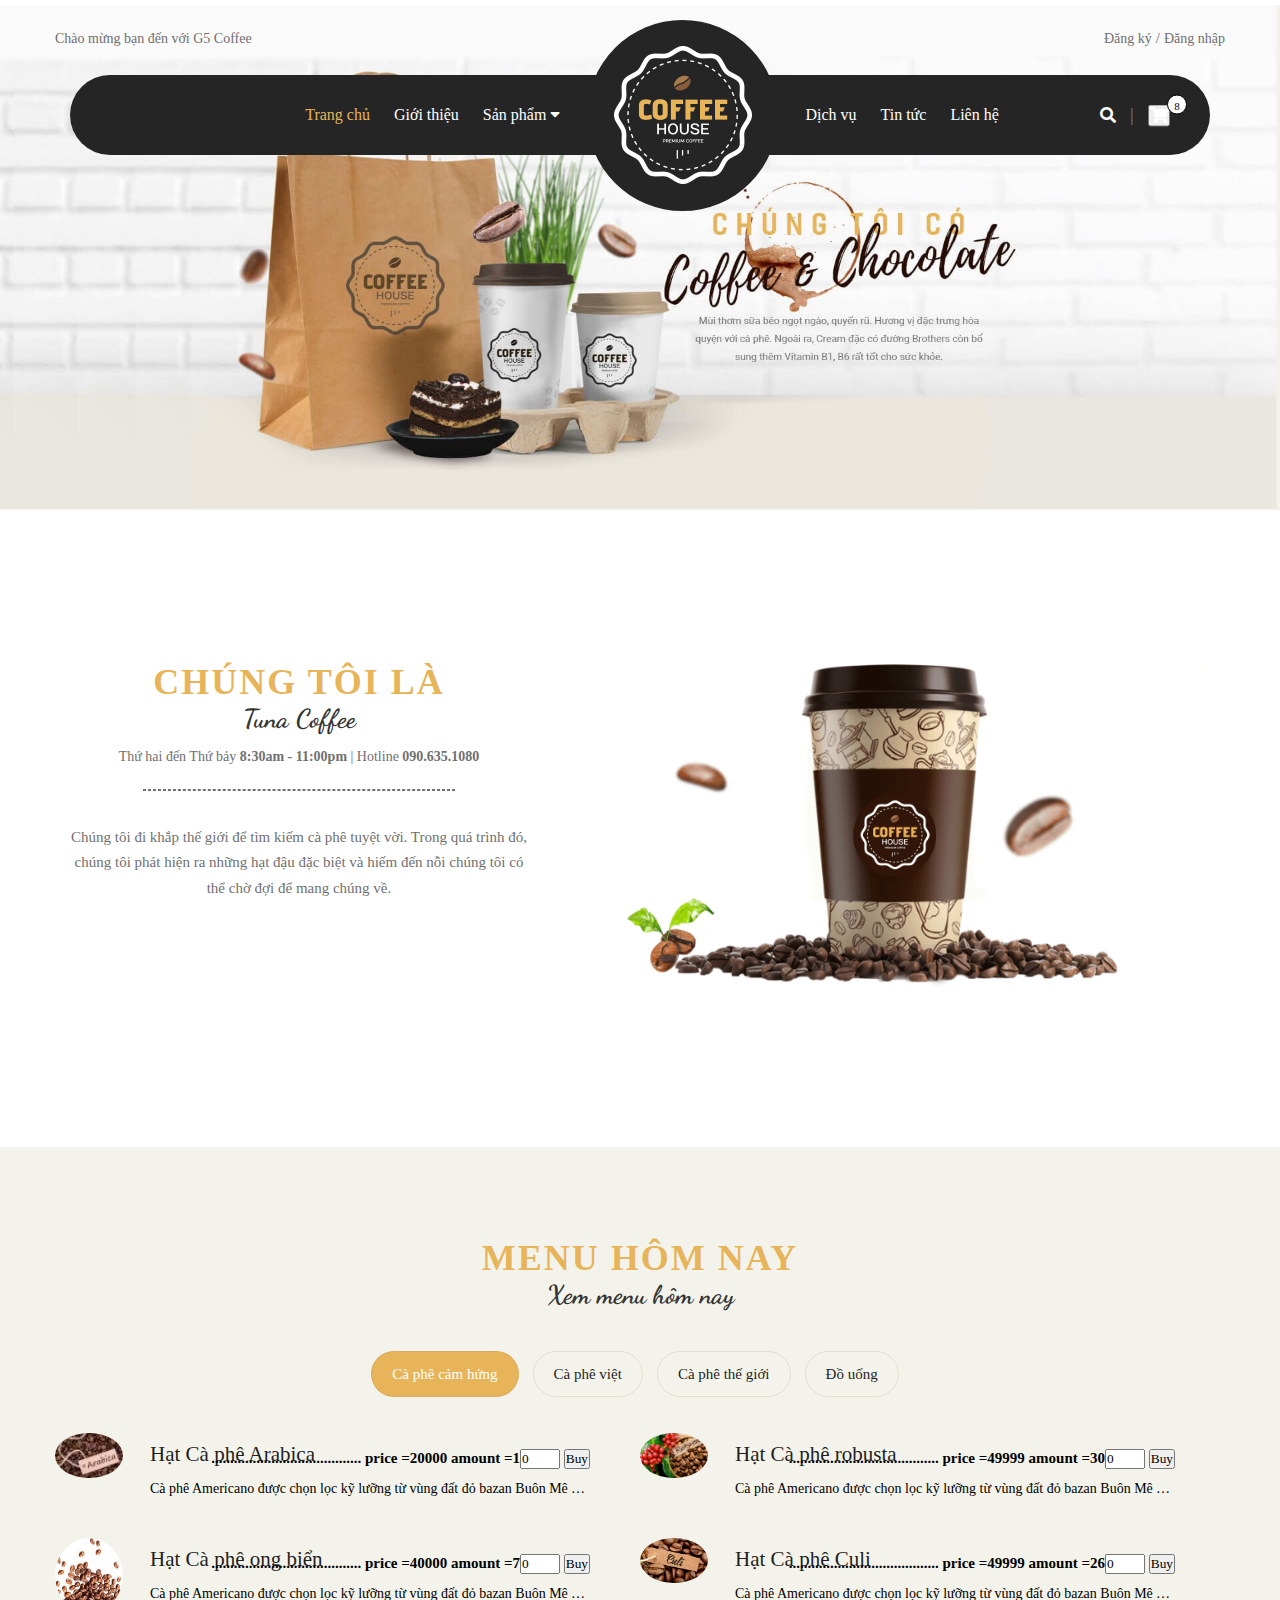
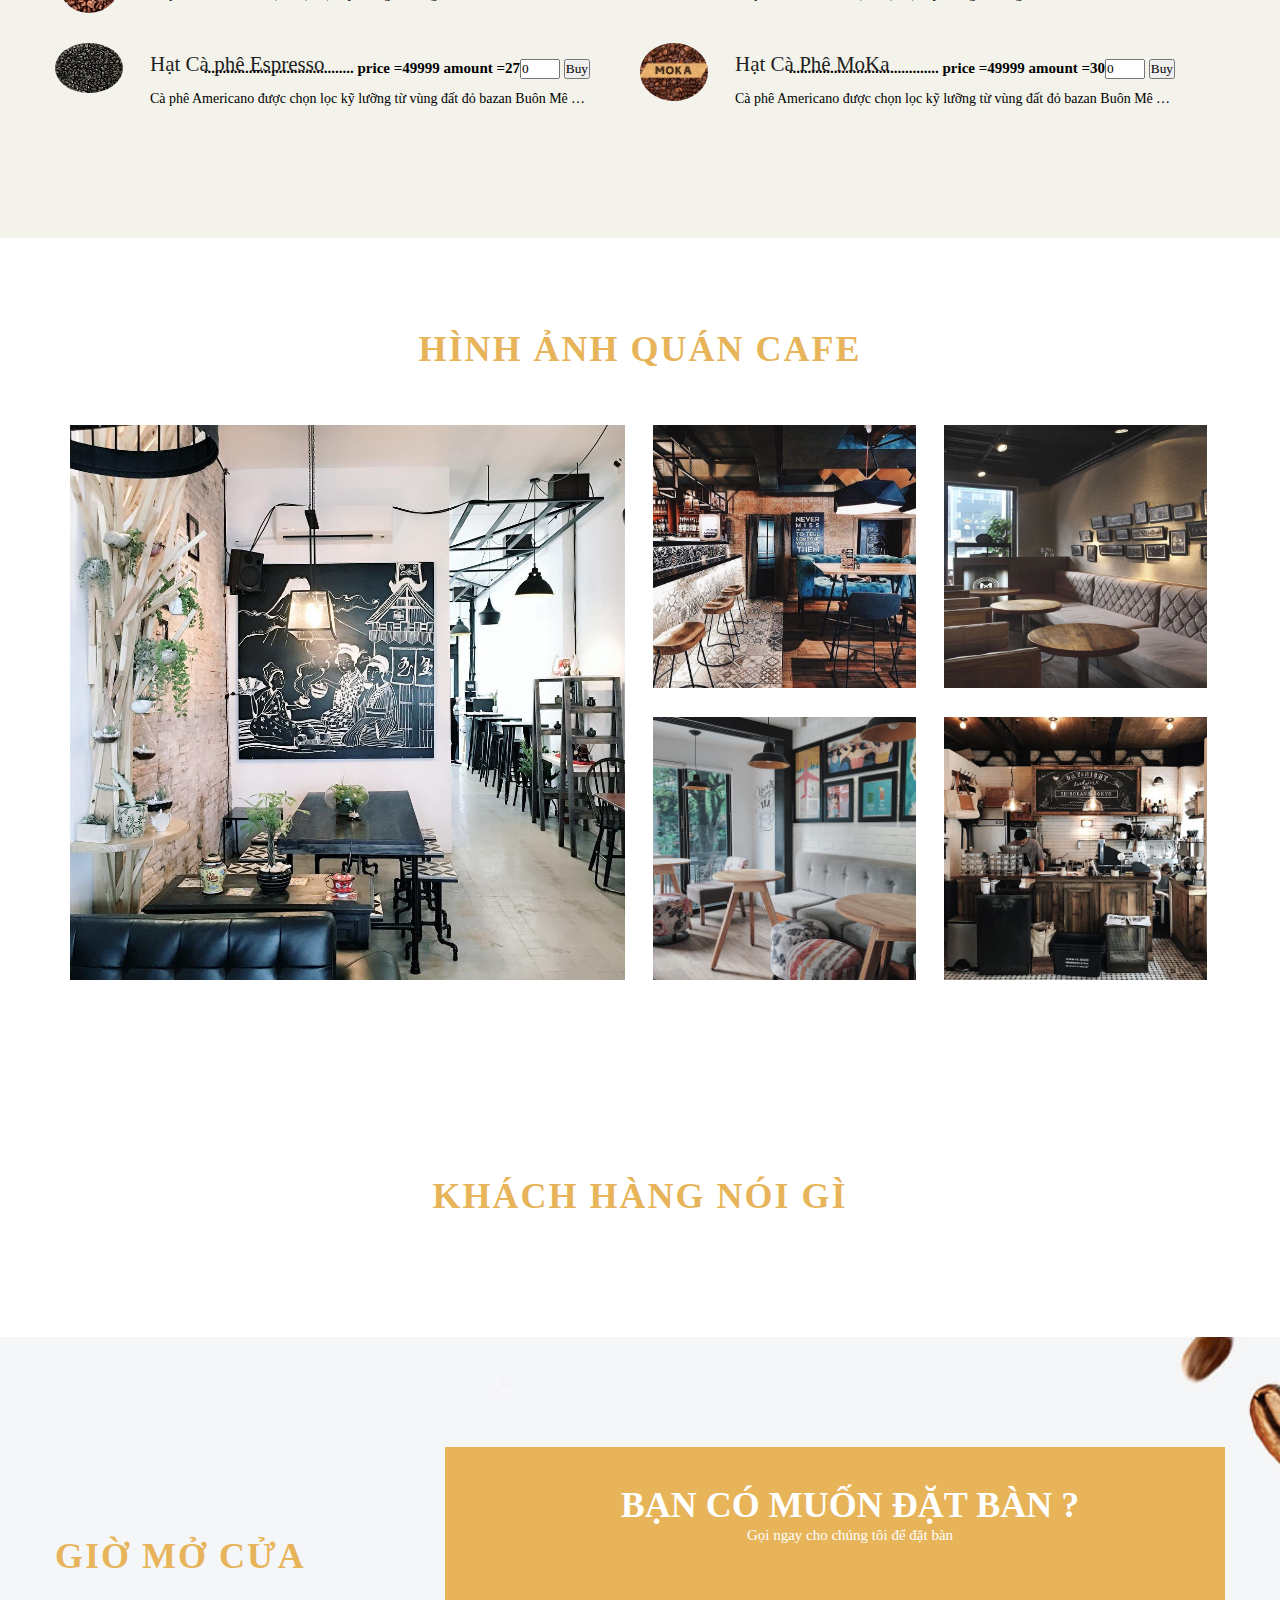
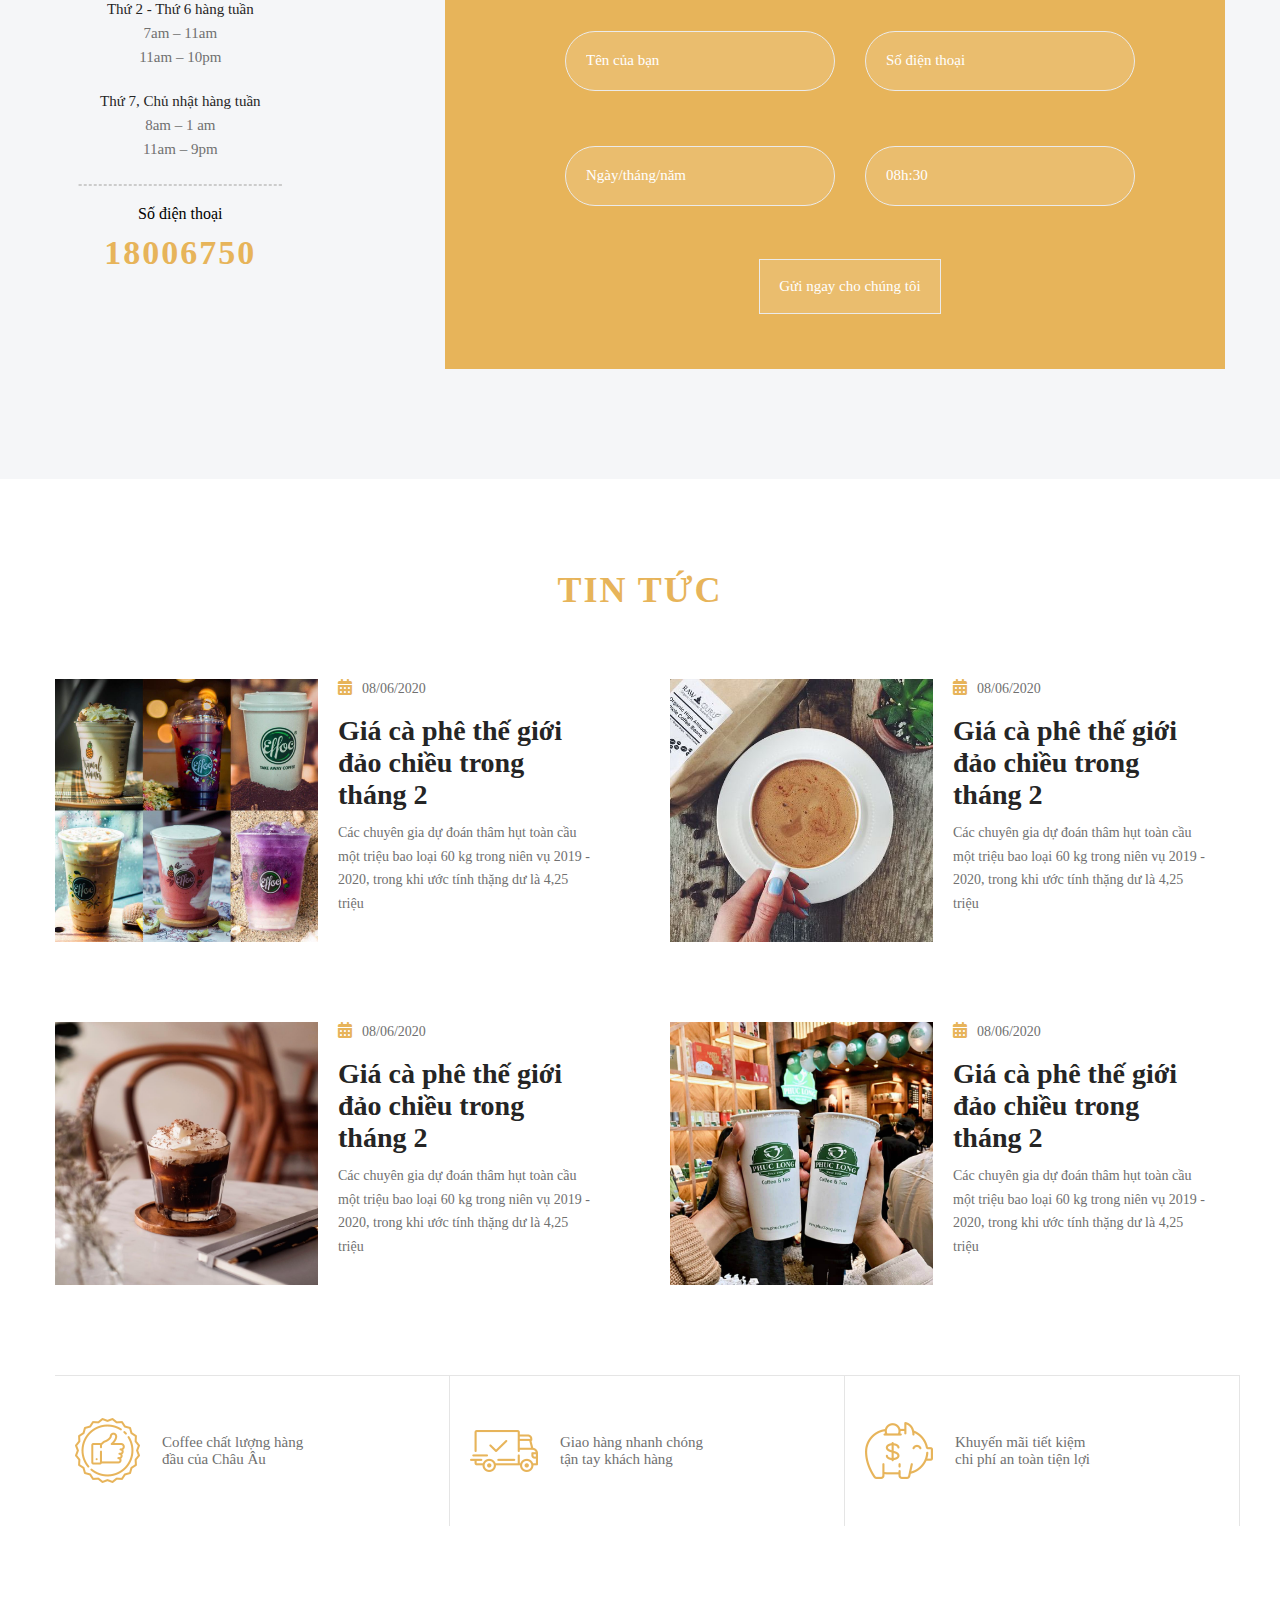
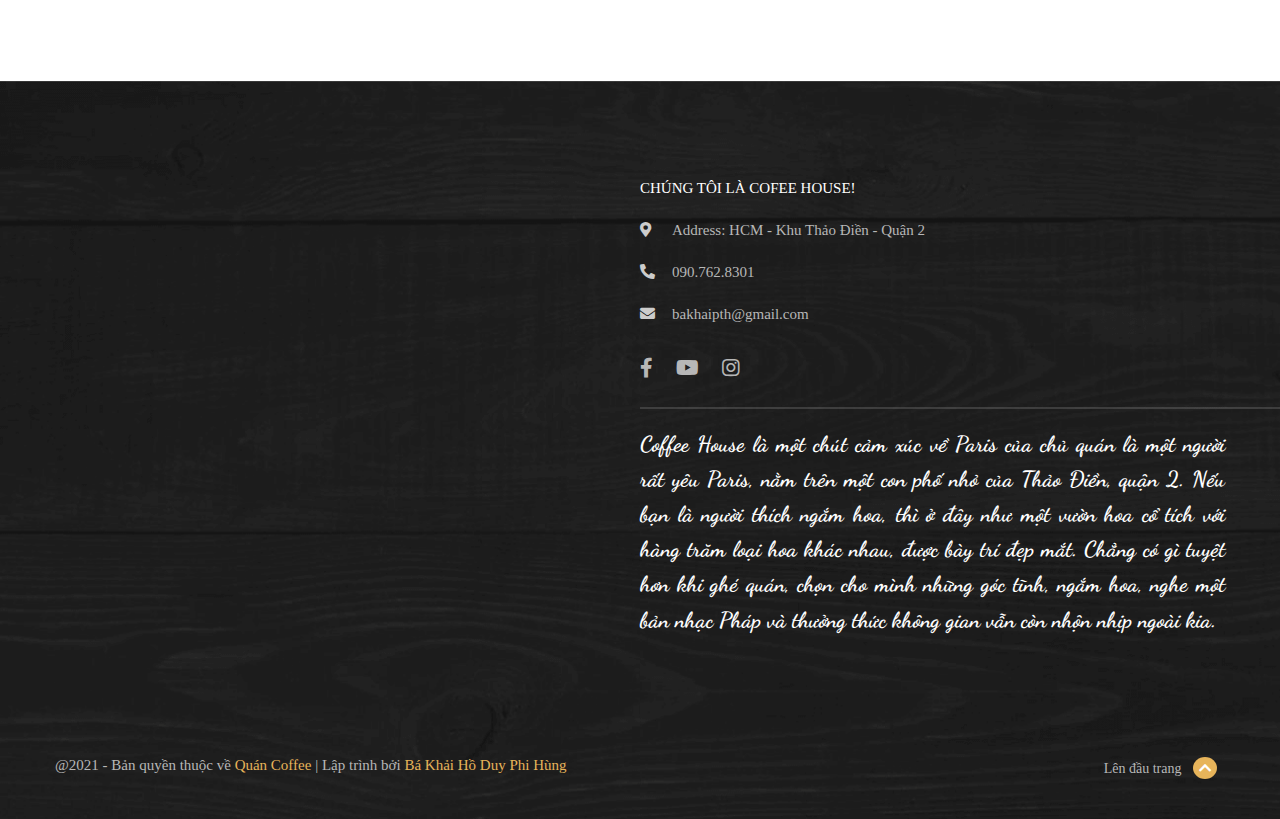
<file: index.html>
<!DOCTYPE html>
<html lang="en">

<head>
    <meta charset="UTF-8">
    <meta http-equiv="X-UA-Compatible" content="IE=edge">
    <meta name="viewport" content="width=device-width, initial-scale=1.0">
    <link rel="icon" href="image/favicon.png" type="image/gif" sizes="16x16">
    <link rel="stylesheet" href="fontawesome-free-5.15.2-web/css/all.min.css">
    <link rel="stylesheet" href="style.css">
    <link rel="stylesheet" href="responsive.css">
    <link rel="preconnect" href="https://fonts.gstatic.com">
    <link href="https://fonts.googleapis.com/css2?family=Roboto:ital,wght@0,300;0,400;0,500;0,700;1,700&display=swap" rel="stylesheet">
    <link href="https://fonts.googleapis.com/css2?family=Dancing+Script:wght@400;500;600;700&display=swap" rel="stylesheet">
    <link rel="stylesheet" href="https://cdnjs.cloudflare.com/ajax/libs/OwlCarousel2/2.3.4/assets/owl.carousel.min.css">
    <link rel="stylesheet" href="style2.css">

    <title>G5's Coffee</title>
  
</head>

<body>
  
    <div id="main">
        
        <!-------- START HEADER -------->
        <div id="up-top" class="header">
            <div class="topbar">
                <div class="topbar-left">
                    <span class="topbar-left__text">Chào mừng bạn đến với G5 Coffee</span>
                </div>

                <div class="topbar-right">
                    <a class="topbar-right__link" href="dangky.html">Đăng ký</a> <span class="topbar-right__link-char">/</span>
                    <a class="topbar-right__link" href="dangnhap.html">Đăng nhập</a>
                </div>
            </div>

            <ul class="nav-menu">
                <li class="nav-menu-items">
                    <label class="nav-menu-bars" for="mobile-check-input">
                        <i style="color: white;" class="fas fa-bars"></i>
                    </label>

                    <input hidden type="checkbox" id="mobile-check-input">

                    <label class="overlay-box" for="mobile-check-input"></label>

                    <div class="nav-mobile">
                        <div class="nav-mobile-logo">
                            <img class="nav-mobile-image" src="image/logo.png" alt="logo">
                        </div>

                        <ul class="nav-mobile-list">
                            <li class="nav-mobile-items">
                                <a class="nav-mobile-link" href="index.html">Trang chủ</a>
                            </li>
                            <li class="nav-mobile-items">
                                <a class="nav-mobile-link" href="">Giới thiệu</a>
                            </li>
                            <li class="nav-mobile-items">
                                <a class="nav-mobile-link" href="">Sản phẩm</a>
                            </li>
                            <li class="nav-mobile-items">
                                <a class="nav-mobile-link" href="">Dịch vụ</a>
                            </li>
                            <li class="nav-mobile-items">
                                <a class="nav-mobile-link" href="">Tin tức</a>
                            </li>
                            <li class="nav-mobile-items">
                                <a class="nav-mobile-link" href="">Liên hệ</a>
                            </li>
                            <li class="nav-mobile-items">
                                <a class="nav-mobile-link" href=""><i class="nav-mobile-icon fas fa-users"></i> Đăng
                                    nhập</a>    
                            </li>
                            <li class="nav-mobile-items">
                                <a class="nav-mobile-link" href=""><i class="nav-mobile-icon fas fa-user-plus"></i> Đăng
                                    ký</a>
                            </li>
                        </ul>
                    </div>
                </li>
                <li class="nav-menu-items"><a class="nav-menu-link active" href="index.html">Trang chủ</a>
                </li>
                <li class="nav-menu-items"><a class="nav-menu-link" href="#">Giới thiệu</a>
                </li>
                <li class="nav-menu-items">
                    <a class="nav-menu-link" href="#">Sản phẩm <i class="nav-icon fas fa-sort-down"></i></a>
                    <ul class="sub-menu">
                        <li class="sub-menu-items">
                            <a class="sub-menu-link" href="#">Cà phê thế giới</a>
                        </li>
                        <li class="sub-menu-items">
                            <a class="sub-menu-link" href="#">Cà phê việt</a>
                        </li>
                        <li class="sub-menu-items">
                            <a class="sub-menu-link" href="#">Cà phê cảm hứng</a>
                        </li>
                        <li class="sub-menu-items">
                            <a class="sub-menu-link" href="#">Đồ uống</a>
                        </li>
                    </ul>
                </li>
                <li class="nav-menu__logo">
                    <img class="nav-menu__logo-image" src="image/logo.png" alt="logo">
                </li>
                <li class="nav-menu-items"><a class="nav-menu-link" href="#">Dịch vụ</a>
                </li>
                <li class="nav-menu-items"><a class="nav-menu-link" href="#">Tin tức</a>
                </li>
                <li class="nav-menu-items"><a class="nav-menu-link" href="#">Liên hệ</a>
                </li>

                <div class="header-group">
                    <i class="header-group__icon fas fa-search"></i>
                    <span class="header-group__border">|</span>
                    <button id="cartbtn" onclick="testpn()"> <i class="header-group__icon fas fa-shopping-cart" ></i></button>
                    <div class="header-group__number">8</div>
                    <div id="myModal" class="modal">

  <!-- Modal content -->
  <div class="modal-content"> <span class="close">&times;</span>
   
   
      <table class="modal_inner" style="width:100%"><tr><th>Rỗng</th></tr>
          
      </table>
  </div>
                </div>
            </ul>


        </div>
        <!-------- ENDD WALLPAPER -------->

        <!-------- START WALLPAPER -------->
        <div class="wallpaper"></div>
        <!-------- END WALLPAPER -------->

        <!-------- START SECTION -------->
        <section class="section">
            <div class="container">
                <div class="content-left">
                    <h2 class="large-heading">Chúng tôi là</h2>
                    <span class="mini-heading">Tuna Coffee</span>

                    <div class="section-times">
                        Thứ hai đến Thứ bảy <b>8:30am - 11:00pm</b> | Hotline <a class="hover-link"
                            href="tel:090.635.1080">090.635.1080</a>
                    </div>

                    <p class="content-desc">
                        Chúng tôi đi khắp thế giới để tìm kiếm cà phê tuyệt vời. Trong quá trình đó, chúng tôi phát hiện
                        ra những hạt đậu đặc biệt và hiếm đến nỗi chúng tôi có thể chờ đợi để mang chúng về.
                    </p>
                </div>

                <div class="content-right">
                    <img class="section-image" src="image/coffe.png" alt="coffe">
                </div>
            </div>
        </section>
        <!-------- END SECTION -------->

        <!-------- START MENU -------->
        <div class="menu">
            <div class="container flex-column">
                <h2 class="large-heading">Menu hôm nay</h2>
                <span class="mini-heading">Xem menu hôm nay</span>


                <ul class="menu-content">
                    <li class="menu-content__list"><a class="menu-content__list-link menu--active" href="">Cà phê cảm
                            hứng</a>
                    </li>
                    <li class="menu-content__list"><a class="menu-content__list-link" href="">Cà phê việt</a>
                    </li>
                    <li class="menu-content__list"><a class="menu-content__list-link" href="">Cà phê thế giới</a>
                    </li>
                    <li class="menu-content__list"><a class="menu-content__list-link" href="">Đồ uống</a>
                    </li>

                    <span class="menu-content__mobile menu--active">
                        Cà phê cảm hứng
                    </span>
                </ul>

                <div class="menu-list">
                    <div class="menu-list__left">
                        <img class="menu-list__left-image" src="image/CA_PHE_ARABICA.jpg" alt="icon-coffe">
                        <div class="menu-main">
                            <div class="menu-group">
                                <h3 class="menu-group__title">Hạt Cà phê Arabica</h3>
                                <span class="menu-group__price">150.000 ₫</span>
                            </div>
                            <p class="menu-main__desc">Cà phê Americano được chọn lọc kỹ lưỡng từ vùng đất đỏ bazan Buôn
                                Mê Thuột</p>
                        </div>

                        <img class="menu-list__left-image" src="image/capheongbien.jpg" alt="icon-coffe">
                        <div class="menu-main">
                            <div class="menu-group">
                                <h3 class="menu-group__title">Hạt Cà phê ong biển</h3>
                                <span class="menu-group__price">75.000 ₫</span>
                            </div>
                            <p class="menu-main__desc">Cà phê Americano được chọn lọc kỹ lưỡng từ vùng đất đỏ bazan Buôn
                                Mê Thuột</p>
                        </div>

                        <img class="menu-list__left-image" src="image/Hatcf1.jpg" alt="icon-coffe">
                        <div class="menu-main">
                            <div class="menu-group">
                                <h3 class="menu-group__title">Hạt Cà phê Espresso</h3>
                                <span class="menu-group__price">200.000 ₫</span>
                            </div>
                            <p class="menu-main__desc">Cà phê Americano được chọn lọc kỹ lưỡng từ vùng đất đỏ bazan Buôn
                                Mê Thuột</p>
                        </div>

                        
                    </div>

                    <div class="menu-list__left">
                        <img class="menu-list__left-image" src="image/robusta.jpg" alt="icon-coffe">
                        <div class="menu-main">
                            <div class="menu-group">
                                <h3 class="menu-group__title">Hạt Cà phê robusta </h3>
                                <span class="menu-group__price">85.000 ₫</span>
                            </div>
                            <p class="menu-main__desc">Cà phê Americano được chọn lọc kỹ lưỡng từ vùng đất đỏ bazan Buôn
                                Mê Thuột</p>
                        </div>

                        <img class="menu-list__left-image" src="image/Culi.jpg" alt="icon-coffe">
                        <div class="menu-main">
                            <div class="menu-group">
                                <h3 class="menu-group__title">Hạt Cà phê Culi </h3>
                                <span class="menu-group__price">120.000 ₫</span>
                            </div>
                            <p class="menu-main__desc">Cà phê Americano được chọn lọc kỹ lưỡng từ vùng đất đỏ bazan Buôn
                                Mê Thuột</p>
                        </div>

                        <img class="menu-list__left-image" src="image/hat-moka.jpg" alt="icon-coffe">
                        <div class="menu-main">
                            <div class="menu-group">
                                <h3 class="menu-group__title">Hạt Cà Phê MoKa</h3>
                                <span class="menu-group__price">400.000 ₫</span>
                            </div>
                            <p class="menu-main__desc">Cà phê Americano được chọn lọc kỹ lưỡng từ vùng đất đỏ bazan Buôn
                                Mê Thuột</p>
                        </div>

                       
                    </div>
                </div>
            </div>
        </div>
        <!-------- END MENU -------->

        <!-------- START GALLERY -------->
        <div class="gallery">
            <div class="container flex-column">
                <h2 class="large-heading mb-40">Hình ảnh quán cafe</h2>
                <div class="gallery-container">
                    <div class="item1 hover-image">
                        <figure>
                            <img class="gallery-image" src="image/gallery-1.jpg" alt="gallery" />
                        </figure>

                    </div>
                    <div class="item2 hover-image">
                        <figure>
                            <img class="gallery-image" src="image/gallery-2.jpg" alt="gallery">
                        </figure>
                    </div>
                    <div class="item3 hover-image">
                        <figure>
                            <img class="gallery-image" src="image/gallery-3.jpg" alt="gallery">
                        </figure>
                    </div>
                    <div class="item4 hover-image">
                        <figure>
                            <img class="gallery-image" src="image/gallery-4.jpg" alt="gallery">
                        </figure>
                    </div>
                    <div class="item5 hover-image">
                        <figure>
                            <img class="gallery-image" src="image/gallery-5.jpg" alt="gallery">
                        </figure>
                    </div>
                </div>
            </div>
        </div>
        <!-------- END GALLERY -------->

        <!-------- START SILDER -------->
        <div class="silder text-center">
            <div class="container flex-column">
                <h2 class="large-heading">KHÁCH HÀNG NÓI GÌ</h2>
                <div class="gtco-testimonials">
                    <div class="owl-carousel owl-carousel1 owl-theme">
                        <div>
                            <div class="card text-center"><img class="card-img-top" src="image/ava1-160.jpg" alt="">
                                <div class="card-body">
                                    <h5>Mrs. Thùy Chi<br />
                                        <p class="card-text">“ Tôi rất hài lòng về thái độ phục vụ của quán, cafe đa
                                            dạng, bánh ngon và không gian rất đẹp, mình thích sống ảo nên tại đây mình
                                            có thể chụp được những tấm ảnh đẹp cùng bạn bè, để hẹn hò cũng rất lãng mạn
                                            . ” </p>
                                </div>
                            </div>
                        </div>
                        <div>
                            <div class="card text-center"><img class="card-img-top" src="image/ava2-160.jpg" alt="">
                                <div class="card-body">
                                    <h5>Mrs. Bảo Thy <br />
                                        <p class="card-text">“ Tôi rất hài lòng về thái độ phục vụ của quán, cafe đa
                                            dạng, bánh ngon và không gian rất đẹp, mình thích sống ảo nên tại đây mình
                                            có thể chụp được những tấm ảnh đẹp cùng bạn bè, để hẹn hò cũng rất lãng mạn
                                            . ” </p>
                                </div>
                            </div>
                        </div>
                        <div>
                            <div class="card text-center"><img class="card-img-top" src="image/ava3-160.jpg" alt="">
                                <div class="card-body">
                                    <h5>Mrs. Thảo Tâm<br />
                                        <p class="card-text">“ Tôi rất hài lòng về thái độ phục vụ của quán, cafe đa
                                            dạng, bánh ngon và không gian rất đẹp, mình thích sống ảo nên tại đây mình
                                            có thể chụp được những tấm ảnh đẹp cùng bạn bè, để hẹn hò cũng rất lãng mạn
                                            . ” </p>
                                </div>
                            </div>
                        </div>
                        <div>
                            <div class="card text-center"><img class="card-img-top" src="image/ava4-160.jpg" alt="">
                                <div class="card-body">
                                    <h5>Mrs. Hương Tràm<br />
                                        <p class="card-text">“ Tôi rất hài lòng về thái độ phục vụ của quán, cafe đa
                                            dạng, bánh ngon và không gian rất đẹp, mình thích sống ảo nên tại đây mình
                                            có thể chụp được những tấm ảnh đẹp cùng bạn bè, để hẹn hò cũng rất lãng mạn
                                            . ” </p>
                                </div>
                            </div>
                        </div>
                        <div>
                            <div class="card text-center"><img class="card-img-top" src="image/ava5-160.png" alt="">
                                <div class="card-body">
                                    <h5>Mrs. Phương Linh<br />
                                        <p class="card-text">“ Tôi rất hài lòng về thái độ phục vụ của quán, cafe đa
                                            dạng, bánh ngon và không gian rất đẹp, mình thích sống ảo nên tại đây mình
                                            có thể chụp được những tấm ảnh đẹp cùng bạn bè, để hẹn hò cũng rất lãng mạn
                                            . ” </p>
                                </div>
                            </div>

                        </div>
                    </div>
                </div>
            </div>
        </div>
        <!-------- END SILDER -------->

        <!-------- START FORM -------->
        <div class="form">
            <div class="container form-flex">
                <div class="form-today">
                    <h2 class="large-heading">Giờ mở cửa</h2>

                    <div class="form-today__days-time text-center">
                        <p class="color-form-1">Thứ 2 - Thứ 6 hàng tuần</p>
                        <p class="color-form-2">7am – 11am</p>
                        <p class="color-form-2">11am – 10pm</p>
                    </div>

                    <div class="form-today__days-time text-center mt-30 mb-40">
                        <p class="color-form-1">Thứ 7, Chủ nhật hàng tuần</p>
                        <p class="color-form-2">8am – 1 am</p>
                        <p class="color-form-2">11am – 9pm</p>
                    </div>

                    <div class="form-today__number text-center">
                        <span class="form-today__number-sdt">Số điện thoại</span>
                        <a class="form-today__number-link" href="tel:18006750">18006750</a>
                    </div>
                </div>

                <div class="form-place text-center">
                    <h2 class="form-place__title">Bạn có muốn đặt bàn ?</h2>
                    <span class="form-place__desc">Gọi ngay cho chúng tôi để đặt bàn</span>

                    <div class="form-main">
                        <form action="">
                            <div class="row">
                                <div class="col">
                                    <input class="form-input" type="text" placeholder="Tên của bạn" required>
                                </div>
                                <div class="col">
                                    <input class="form-input" type="text" placeholder="Số điện thoại" required>
                                </div>
                            </div>

                            <div class="row">
                                <div class="col mt-30">
                                    <input class="form-input" type="text" placeholder="Ngày/tháng/năm" required>
                                </div>
                                <div class="col mt-30">
                                    <input class="form-input" type="text" placeholder="08h:30" required>
                                </div>
                            </div>
                            <button type="submit" class="btn btn-border-2">Gửi ngay cho chúng tôi</button>
                        </form>
                    </div>
                </div>
            </div>
        </div>
        <!-------- END FORM -------->

        <!-------- START NEWSPAPER -------->
        <div class="newspaper">
            <div class="container flex-column">
                <h2 class="large-heading text-center">Tin Tức</h2>

                <div class="news">
                    <div class="news-content">
                        <img class="news-content__image" src="image/news-1.jpg" alt="news-image">
                        <div class="news-main">
                            <i class="news-content__icon fas fa-calendar-alt"></i>
                            <span class="news-content__calendar">08/06/2020</span>
                            <h3 class="news-content__title">Giá cà phê thế giới đảo chiều trong tháng 2</h3>
                            <p class="news-content__desc">Các chuyên gia dự đoán thâm hụt toàn cầu một triệu bao loại 60
                                kg trong niên vụ 2019 - 2020, trong khi ước tính thặng dư là 4,25 triệu</p>
                        </div>
                    </div>

                    <div class="news-content">
                        <img class="news-content__image" src="image/news-2.jpg" alt="news-image">
                        <div class="news-main">
                            <i class="news-content__icon fas fa-calendar-alt"></i>
                            <span class="news-content__calendar">08/06/2020</span>
                            <h3 class="news-content__title">Giá cà phê thế giới đảo chiều trong tháng 2</h3>
                            <p class="news-content__desc">Các chuyên gia dự đoán thâm hụt toàn cầu một triệu bao loại 60
                                kg trong niên vụ 2019 - 2020, trong khi ước tính thặng dư là 4,25 triệu</p>
                        </div>
                    </div>

                    <div class="news-content">
                        <img class="news-content__image" src="image/news-3.png" alt="news-image">
                        <div class="news-main">
                            <i class="news-content__icon fas fa-calendar-alt"></i>
                            <span class="news-content__calendar">08/06/2020</span>
                            <h3 class="news-content__title">Giá cà phê thế giới đảo chiều trong tháng 2</h3>
                            <p class="news-content__desc">Các chuyên gia dự đoán thâm hụt toàn cầu một triệu bao loại 60
                                kg trong niên vụ 2019 - 2020, trong khi ước tính thặng dư là 4,25 triệu</p>
                        </div>
                    </div>

                    <div class="news-content">
                        <img class="news-content__image" src="image/news-4.jpg" alt="news-image">
                        <div class="news-main">
                            <i class="news-content__icon fas fa-calendar-alt"></i>
                            <span class="news-content__calendar">08/06/2020</span>
                            <h3 class="news-content__title">Giá cà phê thế giới đảo chiều trong tháng 2</h3>
                            <p class="news-content__desc">Các chuyên gia dự đoán thâm hụt toàn cầu một triệu bao loại 60
                                kg trong niên vụ 2019 - 2020, trong khi ước tính thặng dư là 4,25 triệu</p>
                        </div>
                    </div>
                </div>
            </div>
        </div>
        <!-------- END NEWSPAPER -------->


        <!-------- START SERVICE -------->
        <div class="service">
            <div class="container">
                <div class="service-wrapper">
                    <div class="service-main">
                        <div class="service-main__content">
                            <img class="service-main__content-image" src="image/service-1.png" alt="service-image">
                            <span class="service-main__content-desc">
                                Coffee chất lượng hàng
                                <br>
                                đầu của Châu Âu
                            </span>
                        </div>
                    </div>

                    <div class="service-main">
                        <div class="service-main__content">
                            <img class="service-main__content-image" src="image/service-2.png" alt="service-image">
                            <span class="service-main__content-desc">
                                Giao hàng nhanh chóng
                                <br>
                                tận tay khách hàng
                            </span>
                        </div>
                    </div>

                    <div class="service-main">
                        <div class="service-main__content">
                            <img class="service-main__content-image" src="image/service-3.png" alt="service-image">
                            <span class="service-main__content-desc">
                                Khuyến mãi tiết kiệm
                                <br>
                                chi phí an toàn tiện lợi
                            </span>
                        </div>
                    </div>
                </div>
            </div>
        </div>
        <!-------- END SERVICE -------->

        <!-------- START FOOTER -------->
        <div class="footer">
            <div class="container">
                <div class="footer-main">
                    <div class="footer-main__map">
                        <iframe
                            src="https://www.google.com/maps/embed?pb=!1m18!1m12!1m3!1d3919.1044304348716!2d106.73045441480103!3d10.803313192303339!2m3!1f0!2f0!3f0!3m2!1i1024!2i768!4f13.1!3m3!1m2!1s0x3175275ec9636e9b%3A0xa867a1b40891078e!2sThe%20Coffee%20Club!5e0!3m2!1svi!2s!4v1616748148002!5m2!1svi!2s"
                            width="100%" height="100%" style="border:0;" allowfullscreen="" loading="lazy"></iframe>
                    </div>

                    <div class="footer-list">
                        <div class="footer-wraper-1">
                            <p class="footer-list__title">
                                Chúng tôi là Cofee House!
                            </p>

                            <ul class="footer-address font-15">
                                <li class="footer-address__items">
                                    <i class="footer-icon fas fa-map-marker-alt"></i><span
                                        class="footer-address__items-none">Address: HCM - Khu Thảo Điền - Quận 2</span>
                                </li>
                                <li class="footer-address__items">
                                    <i class="footer-icon fas fa-phone-alt"></i><a href="tel:090.635.1080"
                                        class="footer-address__items-link" tel:>090.762.8301</a>
                                </li>
                                <li class="footer-address__items">
                                    <i class="footer-icon fas fa-envelope"></i><a href="mailto:khangdev171998.com"
                                        class="footer-address__items-link">bakhaipth@gmail.com</a>
                                </li>
                            </ul>

                            <div class="footer-info">
                                <i class="footer-info__icon fab fa-facebook-f"></i>
                                <i class="footer-info__icon fab fa-youtube"></i>
                                <i class="footer-info__icon fab fa-instagram"></i>
                            </div>

                            <p class="footer-desc">Coffee House là một chút cảm xúc về Paris của chủ quán là một người
                                rất yêu Paris, nằm trên một con phố nhỏ của Thảo Điền, quận 2. Nếu bạn là người thích
                                ngắm hoa, thì ở đây như một vườn hoa cổ tích với hàng trăm loại hoa khác nhau, được bày
                                trí đẹp mắt. Chẳng có gì tuyệt hơn khi ghé quán, chọn cho mình những góc tĩnh, ngắm hoa,
                                nghe một bản nhạc Pháp và thưởng thức không gian vẫn còn nhộn nhịp ngoài kia.
                            </p>
                        </div>
                    </div>
                </div>

            </div>
            <div class="copyright">
                <div class="copyright-main">
                    @2021 - Bản quyền thuộc về <span class="copyright-main__color">Quán Coffee</span>
                    <span class="copyright-mobile-1"> | </span>
                    <span class="copyright-mobile-2">
                        Lập trình bởi
                        <span class="copyright-main__name">Bá Khải</span>
                        <span class="copyright-main__name">Hồ Duy</span>
                        <span class="copyright-main__name">Phi Hùng</span>
                    </span>
                </div>

                <div class="top">
                    <a class="top-link" href="#up-top">Lên đầu trang <i class="top-icon fas fa-chevron-up"></i></a>
                </div>
            </div>

        </div>
        <!-------- END FOOTER -------->

    </div>


    <script src="https://code.jquery.com/jquery-3.6.0.min.js"></script>
    <script src="https://cdnjs.cloudflare.com/ajax/libs/OwlCarousel2/2.3.4/owl.carousel.min.js"></script>
    <script src="scriptmain.js"></script>
</body>

</html>
</file>
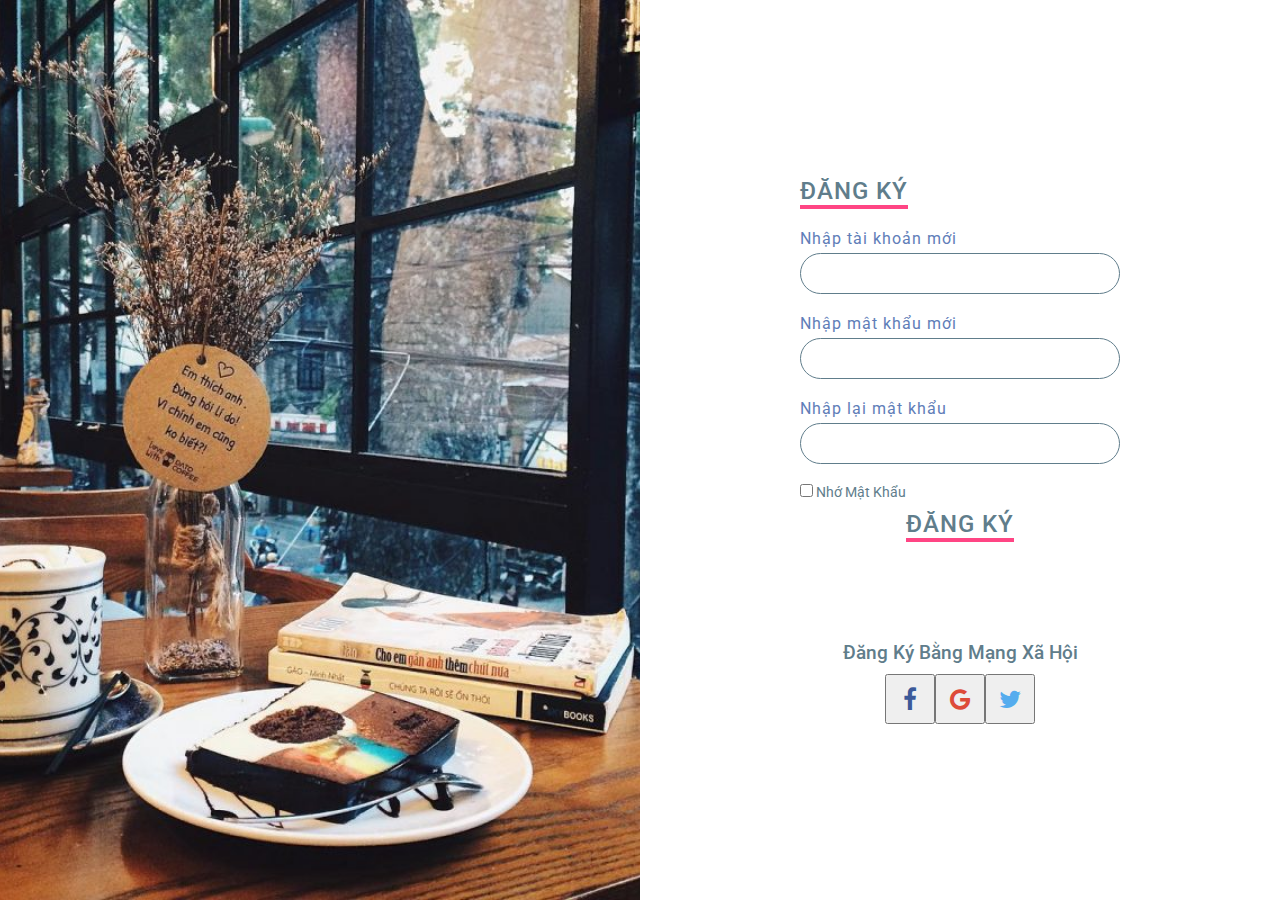
<file: dangky.html>
<!DOCTYPE html>
<html lang="en">

<head>
    <meta charset="UTF-8">
    <meta name="viewport" content="width=device-width, initial-scale=1.0">
    <Link REL="SHORTCUT ICON"  HREF="image/coffee-cup.ico.png">
    <title>Đăng ký</title>
    <link rel="stylesheet" href="dangnhap.cafe.css">
    <link rel="preconnect" href="https://fonts.gstatic.com">
    <link href="https://fonts.googleapis.com/css2?family=Roboto:wght@400;500&display=swap" rel="stylesheet">
    <link rel="stylesheet" href="https://stackpath.bootstrapcdn.com/font-awesome/4.7.0/css/font-awesome.min.css"
        integrity="sha384-wvfXpqpZZVQGK6TAh5PVlGOfQNHSoD2xbE+QkPxCAFlNEevoEH3Sl0sibVcOQVnN" crossorigin="anonymous">
        <script src="script2.js"></script>

</head>

<body>
    <section>
        <div class="img-bg">
            <img src="image/dki.jpg"
                alt="Hình Ảnh Minh Họa">
        </div>
        <div class="noi-dung">
            <div class="form">
                <h2>Đăng Ký</h2>
                <form action="" id="form">
                    <div class="input-form">
                        <span>Nhập tài khoản mới</span>
                        <input type="text" placeholder="" id="username" name="name">
                        <p style="color:red" id="text"></p>
                    </div>
                    <div class="input-form">
                        <span>Nhập mật khẩu mới</span>
                        <input type="password" placeholder="" id="pass" name="pass">
                        <p style="color:red" id="text"></p>
                    </div>
                    <div class="input-form">
                        <span>Nhập lại mật khẩu</span>
                        <input type="password" placeholder="" id="repass" name="pass">
                        <p style="color:red" id="text"></p>
                    </div>
                    <div class="nho-dang-nhap">
                        <label><input type="checkbox" name=""> Nhớ Mật Khẩu</label>
                    </div>
                    <div class="input-form">
                        <center><a style="text-decoration: none;" href="" onclick="dangky()" ><h2>Đăng Ký</h2></a></center>
                    </div>
                </form>
                <script>
       
                  /*  Validator({
                       
                form:'#form',
                rules: [Validator.isRequired('#username','Fill username pls'),
                Validator.minlenght('#pass',6,'Password is blank'),
                Validator.isRequired('#pass2','Repwd is blank'),
                Validator.isPasswordConfirm('#pass',function(){
                    return document.querySelector('#form #pass').value;
                },'password is not correct')
            ],
             
            onSubmit:function(data){
                console.log(data);
            }
            
                    });
                    */
                </script>
                <h3>Đăng Ký Bằng Mạng Xã Hội</h3>
                <ul class="icon-dang-nhap">
                    <button class="fa fa-facebook" aria-hidden="true"></i></button>
                    <button class="fa fa-google" aria-hidden="true"></i></button>
                    <button class="fa fa-twitter" aria-hidden="true"></i></button>
                </ul>
            </div>
        </div>
        
    </section>
  
</body>

</html>
</file>
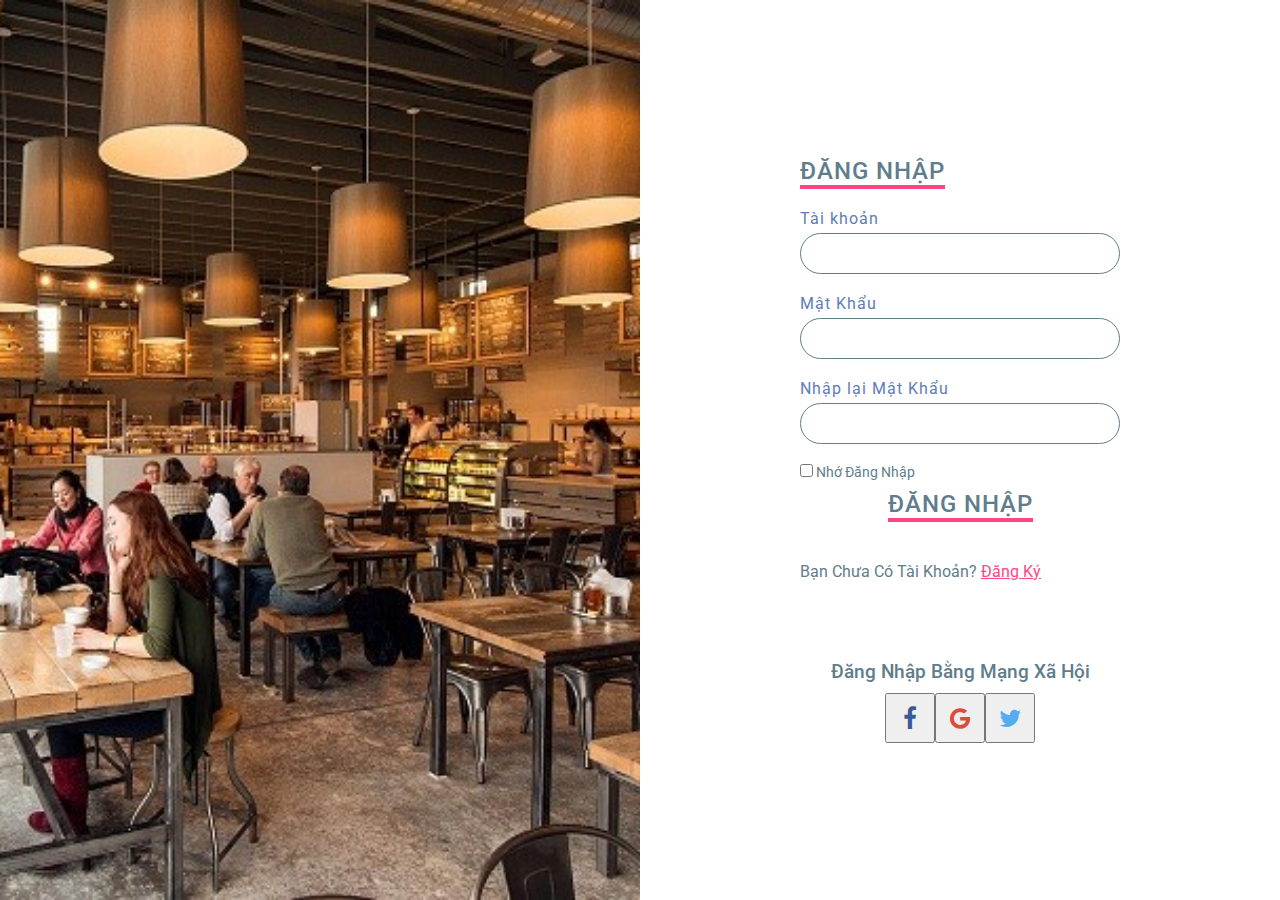
<file: dangnhap.html>
<!DOCTYPE html>
<html lang="en">

<head>
    <meta charset="UTF-8">
    <meta name="viewport" content="width=device-width, initial-scale=1.0">
    <Link REL="SHORTCUT ICON"  HREF="image/coffee-cup.ico.png">
    <title>Đăng nhập</title>
    <link rel="stylesheet" href="dangnhap.cafe.css">
    <link rel="preconnect" href="https://fonts.gstatic.com">
    <link href="https://fonts.googleapis.com/css2?family=Roboto:wght@400;500&display=swap" rel="stylesheet">
    <link rel="stylesheet" href="https://stackpath.bootstrapcdn.com/font-awesome/4.7.0/css/font-awesome.min.css"
        integrity="sha384-wvfXpqpZZVQGK6TAh5PVlGOfQNHSoD2xbE+QkPxCAFlNEevoEH3Sl0sibVcOQVnN" crossorigin="anonymous">
       
       <script src="script2.js"></script>
<a href="dangky.html"></a>
</head>

<body>
    <section>
        <div class="img-bg">
            <img src="image/24.1.png"
                alt="Hình Ảnh Minh Họa">
        </div>
        <div class="noi-dung">
            <div class="form">
                <h2>Đăng Nhập</h2>
                <form action="" id="form">
                    <div class="input-form">
                        <span>Tài khoản</span>
                       <input type="text" name="na" id="username" name="name" value=""/>
                       <p style="color: red"></p>
                    </div>
                    <div class="input-form">
                        <span>Mật Khẩu</span>
        
                        <input type="password" name="pa" id="pass2" name="pass"value=""/>
                        <p style="color: red"></p>
                    </div>
                    <div class="input-form">
                        <span>Nhập lại Mật Khẩu</span>
        
                        <input type="password" name="pa" id="pass3" name="pass"value=""/>
                        <p style="color: red"></p>
                    </div>
                    <div class="nho-dang-nhap">
                        <label><input type="checkbox" name=""> Nhớ Đăng Nhập</label>
                    </div>
                    <div class="input-form">
                        <center><a style="text-decoration: none;" href="" onclick="dangnhap()" ><h2>Đăng nhập</h2></a></center>
                    </div>
                    <div class="input-form">
                        <p>Bạn Chưa Có Tài Khoản? <a href="dangky.html"  >Đăng Ký</a></p>
                   
                    </div>
                </form>
                <script>
                     
                  
                  /*  Validator(
                       
                        {
                        form:'#form',
                     rules:[ Validator.isRequired('#username','Fill username pls'), 
                     Validator.isRequired('#pass2','pls fill password'),
                     Validator.isRequired('#pass3','pls fill password'),
                         ],
                        
              
              onSubmit2:function(data){
                console.log(data);
            }
                        
                    })*/
                </script>
                <h3>Đăng Nhập Bằng Mạng Xã Hội</h3>
                <ul class="icon-dang-nhap">
                    <button class="fa fa-facebook" aria-hidden="true"></button>
                    <button class="fa fa-google" aria-hidden="true"></button>
                    <button class="fa fa-twitter" aria-hidden="true"></button>
                </ul>
            </div>
          
        </div>
    </section>
</body>

</html>
</file>
<file: style.css>
* {
    padding: 0;
    margin: 0;
    box-sizing: border-box;
}

html {
    font-family: 'Roboto', sans-serif;
    scroll-behavior: smooth;
}
cartbtn{
    
}
#content_product{
    width: 500px;
    height:500px;
    border: red;
    border-style: double;
}
#product{
    width: 60%;
    height: 60%;
    border: red;
    border-style: double;
}
#productbox{
    width: 60%;
    height: 60%;
    border: red;
    border-style: double;
}
:root {
    --background-white: #fff;
   --yellow: #e7b45a;
    --white: #fff;
    --black: #000;
}table, th, td {
  border:1px solid black;
}
.modal{
    display: none; /* Hidden by default */
  position: fixed; /* Stay in place */
  z-index: 1; /* Sit on top */
 
  right: 50px;
  top: 0;
  width: 400px; /* Full width */
  height: 350px; /* Full height */
   background-color: rgb(0,0,0); /* Fallback color */
  background-color: white; /* Black w/ opacity */
  overflow: auto; /* Enable scroll if needed */
}
.modal_content {
    margin-right: 300px;
  background-color: #fefefe;
  margin: auto;
  padding: 20px;
  border: 1px solid #888;
  width: 100%;
  height: 100%;
  margin-top: -50px;
}
#america_btn{
    width: 100px;
}
#Checkout_btn{
    width:50px;
    heigh:50px;

}
/* The Close Button */
.close {
  color: #aaaaaa;
  float: right;
  font-size: 28px;
  font-weight: bold;
}

.close:hover,
.close:focus {
  color: #000;
  text-decoration: none;
  cursor: pointer;
}
/* ========== START THẺ CLASS SỬ DỤNG CHUNG ========== */
.container {
    max-width: 1170px;
    display: flex;
    margin: auto;
    justify-content: space-around;
}

.content-left {
    width: 458px;
    text-align: center;
}

.large-heading {
    text-transform: uppercase;
    font-size: 36px;
    color:var(--yellow);
    letter-spacing: 2px;
}

.mini-heading {
    font-size: 26px;
    font-family: 'Dancing Script', cursive;
    font-weight: 700;
    color: #353434;
    margin-bottom: 15px;
    display: block;
}

.flex-column {
    flex-direction: column;
}

.mb-40 {
    margin-bottom: 40px;
}

.mb-50 {
    margin-bottom: 50px;
}

.mr-none {
    margin-right: 0 !important;
}

.color-form-1 {
    color: #252525;
    font-size: 15px;
}

.color-form-2 {
    color: #707070;
    font-size: 15px;
}

.text-center {
    text-align: center;
}

.mt-30 {
    margin-top: 30px;
}

.font-15 {
    font-size: 15px;
}

.col {
    float: left;
    padding: 0 15px;
    width: 300px;
}

.flex-between {
    justify-content: space-between;
}

.flex-center {
    align-items: center;
}

/* ========== END THẺ CLASS SỬ DỤNG CHUNG ========== */

#main {
    overflow: hidden;
}

/* ============ NEW CLASS ============ */

.header {
    display: flex;
    flex-direction: column;
    align-items: center;
}

.header .topbar {
    width: 1170px;
    display: flex;
    justify-content: space-between;
    align-items: center;
    height: 75px;
    z-index: 99999;
}

.header .topbar-left__text {
    color: #707070;
    font-size: 14px;
}

.header .topbar-right__link {
    text-decoration: none;
    color: #707070;
    font-size: 14px;
}

.header .topbar-right__link-char {
    color: #707070;
    font-size: 15px;
}


.header .topbar-right__link:hover {
    color: #000;
}

.header .nav-menu {
    width: 1140px;
    height: 80px;
    background: #252525;
    border-radius: 50px;
    display: flex;
    align-items: center;
    justify-content: center;
    position: relative;
    z-index: 094404911111;
    list-style-type: none;
}

.header .nav-menu .nav-menu-items {
    padding: 0 12px;
    position: relative;
}

.header .nav-menu .nav-menu-link {
    display: inline-block;
    line-height: 80px;
   color: var(--white);
    font-size: 16px;
    text-decoration: none;
}

.header .nav-menu .nav-menu-link:hover {
    color: var(--yellow);
}

.header .nav-menu-items:hover .sub-menu {
    display: block;
}

.header .sub-menu {
    z-index: 726033644;
    background: var(--white);
    min-width: 215px;
    box-shadow: 0 1px 2px 2px rgb(0 0 0 / 20%);
    position: absolute;
    left: 0;
    list-style-type: none;
    display: none;
    animation: growDown 580ms ease-in-out forwards;
    transform-origin: top center;
}
@keyframes growDown {
    0% {
        transform: scaleY(0);
        opacity: 0;
    }
    80% {
        transform: scaleY(1.1);
    }
    100% {
        transform: scaleY(1);
        opacity: 1;
    }
}

.header .sub-menu .sub-menu-items {
    width: 100%;
    padding: 0 20px;
}

.header .sub-menu .sub-menu-link {
    padding: 12px 10px 12px 6px;
    font-size: 16px;
    display: block;
    color: #252525;
    line-height: 24px;
    position: relative;
    text-decoration: none;
}

.header .sub-menu .sub-menu-link:hover {
    color: var(--yellow);
}


.header .sub-menu .sub-menu-link::after {
    content: "";
    display: block;
    border: solid 1px #e5e6ec;
    width: 150px;
    position: absolute;
    top: 0;
}

.header .nav-menu .active {
    color: var(--yellow);
}

.header .nav-menu__logo {
    width: 191px;
    height: 191px;
    background: #252525;
    border-radius: 50%;
    display: block;
    display: flex;
    position: relative;
    margin: 0 15px;
    cursor: pointer;
}

.header .nav-menu__logo-image {
    max-width: 100%;
    max-height: 100%;
    position: absolute;
    top: 14%;
    left: 14%;
}

.header .nav-icon {
    position: relative;
    bottom: 3px;
}

.header .header-group {
    padding: 0 40px;
    position: absolute;
    right: 0;
    top: 50%;
    transform: translateY(-50%);
}

.header .header-group__border {
    font-size: 19px;
    font-weight: bold;
    color: #636363;
    padding: 0 10px;    
}


.header .header-group__icon {
    color: var(--white);
    position: relative;
    cursor: pointer;
    font-size: 16px;
}

.header .header-group__number {
    background-color: var(--white);
    width: 20px;
    height: 20px;
    line-height: 20px;
    border-radius: 20px;
    font-size: 11px;
    position: absolute;
    top: 1px;
    right: 23px;
    transform: translateY(-50%);
    text-align: center;
    border: 1px solid black;
}

.nav-menu .nav-menu-bars {
    cursor: pointer;
    font-size: 24px;
    display: none;
}

.overlay-box {
    position: fixed;
    top: 0;
    bottom: 0;
    left: 0;
    right: 0;
    background-color: rgba(0, 0 , 0 , 0.6);
    display: none;
    animation: Myfax ease-in 0.4s;
    z-index: 9999999999999999999999999999;
}
@media only screen and (max-width: 768px) {
    input:checked ~ .overlay-box {
        display: block;
    }
}

@keyframes Myfax {
    from {
        opacity: 0;
    }

    to {
        opacity: 1;
    }
}

.nav-mobile {
    position: fixed;
    top: 0;
    left: 0;
    bottom: 0;
    background-color: #fff;
    width: 320px;
    max-width: 100%;
    z-index: 9898998888;
    transform: translateX(-100%);
    transition: transform linear 0.4s;
    display: none;
}
input:checked ~ .nav-mobile {
    transform: translateX(0%);
}

.nav-mobile .nav-mobile-logo {
    width: 100%;
    background: #252525;
    text-align: center;
    padding: 20px 0;
    margin-bottom: 20px;
}

.nav-mobile .nav-mobile-image {
    width: 100px;
    height: 100px;
}

.nav-mobile .nav-mobile-list {
    list-style-type: none;
}

.nav-mobile .nav-mobile-items {
    border-bottom: 1px solid #EBEBEB;
}

.nav-mobile .nav-mobile-link {
    color: #252525;
    font-size: 16px;
    text-decoration: none;
    padding: 12px 25px;
    display: block;
}

.nav-mobile .nav-mobile-icon {
    width: 30px;
}
/* ============ NEW CLASS ============ */

.wallpaper {
    background-image: url("image/wallpaper.jpg");
    background-size: contain;
    background-repeat: no-repeat;
    padding-top: 39.5%; 
    position: relative;
    top: 10px;
    top: -150px;
}

/* ============ NEW CLASS ============ */

.section {
    padding-bottom: 150px;
}

.section .section-times {
    font-size: 14px;
    margin-bottom: 50px;
    color: #707070;
    position: relative;
}

.section .section-times::after {
    content: "";
    display: block;
    border: 1px dashed #707070;
    width: 310px;
    top: 40px;
    left: 50%;
    transform: translateX(-50%);
    position: absolute;

}

.section .hover-link {
    text-decoration: none;
    color: #707070;
    font-weight: bold;
}


.section .hover-link:hover {
    color: #e7b45a;
    transition: 0.4s;
}

.section .content-desc {
    color: #707070;
    line-height: 1.7;
    font-size: 15px;
    margin-top: 60px;
}

.section .section-image {
    pointer-events: none;
    width: 652px;
}

/* ============ NEW CLASS ============ */

.menu {
    padding: 90px 0;
    background: #f3f3EB;
    text-align: center;
    background-image: url("image/wallpaper-menu.jpg");
    background-repeat: no-repeat;
    background-size: cover;
    background-position: center;
}

.menu .menu-content {
    list-style-type: none;
    margin-top: 40px;
}

.menu .menu-content__list {
    display: inline-block;
    margin-right: 10px;
}

.menu .menu--active {
   background: var(--yellow);
    color: var(--white) !important;
}

.menu .menu-content__list-link {
    text-decoration: none;
    padding: 14px 20px;
    border-radius: 30px;
    color: #1f1f1f;
    border: 1px solid rgba(167,136,105,0.2);
    font-size: 15px;
}

.menu .menu-list {
    display: flex;
    margin-top: 50px;
}

.menu .menu-list__left {
    width: 50%;
}

.menu .menu-list__left-image {
    width: 68px;
    border-radius: 50%;
    clear: both;
    float: left;
    cursor: pointer;
}

.menu-content__mobile {
    text-decoration: none;
    padding: 14px 20px;
    border-radius: 30px;
    color: #1f1f1f;
    border: 1px solid rgba(167,136,105,0.2);
    text-transform: uppercase;
    font-weight: bold;
    display: none;
}

.menu .menu-main {
    width: 440px;
    margin-left: 95px;
    margin-bottom: 35px;
    text-align: left;
    line-height: 2.0;
}

.menu .menu-group {
    position: relative;
}

.menu .menu-group__title {
    color: #1f1f1f;
    font-size: 21px;
    padding-right: 10px;
    font-weight: 400;
}

.menu .menu-group__title:hover {
   color: var(--yellow);
    cursor: pointer;
}
input{
    width: 40px;
}
.menu .menu-group__price {
    position: absolute;
    right: 0;
    bottom: 2px;
    font-weight: bold;
    font-size: 15px;
}

.menu .menu-group__price::before {
    content: " ........................................ ";
    
}

.menu .menu-main__desc {
    text-overflow: ellipsis;
    overflow: hidden;
    white-space: nowrap;
    word-wrap: break-word;
    font-size: 14px;
}

/* ============ NEW CLASS ============ */

.gallery {
    padding: 90px 0;
    text-align: center;
}

.gallery .gallery-container {
    display: grid;
    grid-template-columns: 555px 263px 263px;
    grid-template-rows: 1fr;
    grid-gap: 28px;
    padding: 15px;
  }

.gallery .item1 {
    grid-row: 1 / 3;
}

.gallery .gallery-image {
    width: 100%;
    vertical-align: middle;
}

.gallery .hover-image figure:hover img {
	opacity: 1;
	-webkit-animation: flash 2.5s;
	animation: flash 2.5s;
    cursor: pointer;
}

@-webkit-keyframes flash {
	0% {
		opacity: .4;
	}
	100% {
		opacity: 1;
	}
}
@keyframes flash {
	0% {
		opacity: .4;
	}
	100% {
		opacity: 1;
	}
}

/* ============ NEW CLASS ============ */
.silder {
    padding: 90px 0;
}

.silder .silder-avatar__image {
    border-radius: 50%;
    width: 59px;
    cursor: pointer;
    margin-right: 32px;
    border: 1px solid #e7b45a;
}

.gtco-testimonials {
    position: relative;
    margin-top: 30px;
  }
  @media (max-width: 767px) {
    .gtco-testimonials {
      margin-top: 20px;
    }
  }
  .gtco-testimonials h2 {
    font-size: 30px;
    text-align: center;
    margin-bottom: 50px;
    color: #FFFFFF;
    text-shadow: -1px -1px 0 #000, 1px -1px 0 #000, -1px 1px 0 #000, 1px 1px 0 #000;
    letter-spacing: 2px;
  }
  .gtco-testimonials .owl-stage-outer {
    padding: 30px 0;
  }
  .gtco-testimonials .owl-nav {
    display: none;
  }
  .gtco-testimonials .owl-dots {
    text-align: center;
  }
  .gtco-testimonials .owl-dots span {
    position: relative;
    height: 10px;
    width: 10px;
    border-radius: 50%;
    display: block;
    background: #fff;
    border: 2px solid #e7b45a;
    margin: 0 5px;
  }
  .gtco-testimonials .owl-dots .active {
    box-shadow: none;
  }
  .gtco-testimonials .owl-dots .active span {
   background: var(--yellow);
    box-shadow: none;
    height: 12px;
    width: 12px;
    margin-bottom: -1px;
  }
  .gtco-testimonials .card {
    background: #fff;
    /* box-shadow: 0 8px 30px -7px rgb(231 180 90 / 45%); */
    margin: 0 20px;
    padding: 0 10px;
    border-radius: 20px;
    border: 0;
  }
  .gtco-testimonials .card .card-img-top {
    max-width: 100px;
    border-radius: 50%;
    margin: 15px auto 0;
    box-shadow: 0 8px 20px -4px #95abbb;
    width: 100px;
    height: 100px;
  }
  .gtco-testimonials .card h5 {
    color: var(--yellow);
    font-size: 21px;
    line-height: 1.3;
    margin-top: 10px;
  }
  
  .gtco-testimonials .card p {
    font-size: 16px;
    line-height: 1.6;
    color: #707070;
    margin-top: 10px;
    font-weight: 100;
  }
  .gtco-testimonials .active {
    opacity: 0.5;
    transition: all 0.3s;
  }
  .gtco-testimonials .center {
    opacity: 1;
  }
  .gtco-testimonials .center h5 {
    font-size: 22px;
  }
  .gtco-testimonials .center h5 span {
    font-size: 20px;
  }
  .gtco-testimonials .center .card-img-top {
    max-width: 100%;
    height: 120px;
    width: 120px;
  }
  .owl-carousel .owl-nav button.owl-next, .owl-carousel .owl-nav button.owl-prev, .owl-carousel button.owl-dot {
    outline: 0;
  }

/* ============ NEW CLASS ============ */

.form {
    background-image: url("image/wallpaper-time.jpg");
    background-size: cover;
    background-repeat: no-repeat;
    background-position: center;
    padding: 110px 0;
}

.form .form-flex {
    justify-content: space-between;
    align-items: center;
}

.form-today__days-time {
    margin-top: 20px;
    line-height: 1.6;
}

.form .form-today__number {
    line-height: 1.6;
}

.form .form-today__number-sdt {
    display: block;
    position: relative;
    font-size: 16px;
}

.form .form-today__number-sdt::before {
    content: "";
    display: block;
    border: 1px dashed #ccc;
    width: 80%;
    position: absolute;
    bottom: 40px;
    left: 50%;
    transform: translateX(-50%);
}

.form .form-today__number-link {
    text-decoration: none;
    font-size: 34px;
    color: var(--yellow);
    font-family: 'Chango', cursive;
    font-weight: 600;
    letter-spacing: 2px;
}

.form .form-today__number-link:hover {
    transition: 0.4s;
    opacity: 0.8;
}

.form .form-place {
    background: var(--yellow);
    padding: 37px 75px 30px 105px;
}

.form .form-place__title {
    font-size: 36px;
    text-transform: uppercase;
    color: var(--white);
}

.form .form-place__desc {
    color: var(--white);
    font-size: 15px;
}

.form .form-main {
    margin-top: 87px;
}


.form .form-input {
    width: 100%;
    height: 60px;
    padding: 10px 20px;
    margin-bottom: 25px;
    border: 1px solid #ebebeb;
    border-radius: 30px;
    outline: none;
    background-color: rgba(255,255,255,0.122);
    color: var(--white);
    font-size: 15px;
}

.form .form-input::placeholder {
    color: var(--white);
    font-size: 15px;
}

.form .btn {
    height: 55px;
    text-decoration: none;
    padding: 0 19.2px;
    margin-bottom: 25px;
    border: 1px solid #ebebeb;
    /* border-radius: 30px; */
    outline: none;
    background-color: rgba(255,255,255,0.122);
    color: var(--white);
    font-size: 15px;
    margin-top: 28px;
    cursor: pointer;
    position: relative;
    transition: ease-out 0.5s;
    -webkit-transition: ease-out 0.5s;
    -moz-transition: ease-out 0.5s;
}

.form .btn.btn-border-2::after,
.btn.btn-border-2::before {
    position: absolute;
    content: "";
    width: 0;
    height: 0;
    transition: .5s;
}

.form .btn.btn-border-2::after {
    top: -3px;
    left: -3px;
    border-top: 3px solid transparent;
    border-left: 3px solid transparent;
}

.form .btn.btn-border-2::before {
    bottom: -3px;
    right: -3px;
    border-bottom: 3px solid transparent;
    border-right: 3px solid transparent;
}

.form .btn.btn-border-2:hover::after,
.btn.btn-border-2:hover::before {
    width: calc(50% + 3px);
    height: calc(50% + 3px);
    border-color: #794629;
}

/* ============ NEW CLASS ============ */
.newspaper {
    padding-top: 90px;
    padding-bottom: 50px;
}

.news {
    display: flex;
    justify-content: space-between;
    flex-wrap: wrap;
}

.news .news-content::after {
    content: "";
    display: block;
    clear: both;
}

.news .news-content {
    /* margin-right: -20px;
    margin-left: -20px; */
    padding: 40px 0;
}

.newspaper .large-heading {
    margin-bottom: 28px;
}

.newspaper .news-content__image {
    width: 263px;
    float: left;
    cursor: pointer;
}

.newspaper .news-main {
    width: 292px;
    float: left;
    padding: 0 20px;
}

.newspaper .news-content__icon {
   color: var(--yellow);
    width: 20px;
    margin-bottom: 20px;
}

.newspaper .news-content__calendar {
    color: #707070;
    font-size: 14px;
    
}

.newspaper .news-content__title {
    font-size: 28px;
    font-weight: bold;
    color: #252525;
}

.newspaper .news-content__title:hover {
    color: var(--yellow);
    cursor: pointer;
}

.newspaper .news-content__desc {
    margin-top: 10px;
    color: #707070;
    line-height: 1.7;
    font-size: 14px;
}

/* ============ NEW CLASS ============ */

.service .service-wrapper {
    display: flex;
}

.service .service-main__content {
    width: 395px;
    height: 151px;
    display: flex;
    align-items: center;
    border-top: 1px solid rgb(204 204 204 / 50%);
    border-right: 1px solid rgb(204 204 204 / 50%);
    padding: 45px 20px;
}

.service-main__content-image {
    margin-right: 22px;
}

.service .service-main__content-desc {
    font-size: 15px;
    color: #707070;

}

/* ============ NEW CLASS ============ */
.footer {
    background-image: url("image/footer.png");
    background-repeat: no-repeat;
    background-size: cover;
    background-position: center;
    /* padding-top: 61px; */
}

.footer .footer-main {
    display: flex;
    justify-content: space-between;
    width: 100%;
    padding-top: 254px;
}

.footer .footer-main__map {
    width: 458px;
    height: 537px;
}

.footer .footer-list {
    width: 585px;
}

.footer .footer-list__title {
    color: var(--white);
    font-size: 15px;
    margin-bottom: 25px;
    text-transform: uppercase;
}

.footer .footer-address {
    list-style-type: none;
}

.footer .footer-icon {
    width: 32px;
    color: #ccc;
}

.footer .footer-address__items {
    margin-bottom: 25px;
}

.footer .footer-address__items-none {
    color: #b7b7b7;
}

.footer .footer-address__items-link {
    text-decoration: none;
    color: #b7b7b7;
}

.footer .footer-address__items-link:hover {
    color: #e7b45a;
    transition: 0.4s;
}

.footer .footer-info__icon {
    margin-top: 10px;
    margin-right: 19px;
    color: #b7b7b7;
    font-size: 20px;
    cursor: pointer;
    
}

.footer .footer-info__icon:hover {
    color: var(--yellow);
}

.footer .footer-desc {
    margin-top: 48px;
    color: var(--white);
    line-height: 1.6;
    text-align: justify;
    font-family: 'Dancing Script', cursive;
    font-size: 22px;
    font-weight: 700;
    position: relative;
}


.footer .footer-desc::before {
    content: "";
    display: block;
    width: 200%;
    top: -20px;
    border: 1px solid rgb(235 235 235 / 16%);
    position: absolute;
}

.footer .copyright {
    display: flex;
    max-width: 1170px;
    justify-content: space-between;
    color: white;
    margin: auto;
    padding: 40px 0;
}

.footer .copyright-main {
    color: #b7b7b7;
    font-size: 15px;
}

.footer .copyright-2 {
    display: block;
}

.footer .copyright-main__color, .footer .copyright-main__name {
    color: var(--yellow);
}

.footer .top-link {
    text-decoration: none;
    color: #b7b7b7;
    font-size: 14px;
}

.footer .top-link:hover {
   color: var(--yellow);
}

.footer .top-icon {
    background: var(--yellow);
    padding: 4px 6px;
    font-size: 14px;
    border-radius: 50%;
    margin: 0 8px;
    color: white;
}
</file>
<file: responsive.css>
/* RESPONSIVE TABLE - GIAO DIỆN MÁY TÍNH BẢNG */
@media only screen and (min-width: 769px) and (max-width: 888px) {
  .container {
    flex-direction: column;
  }

  .col {
    width: 50%;
  }

  .content-left {
    width: 100%;
  }

  .content-right {
    width: 550px;
    margin: 28px auto;
  }

  .large-heading {
    text-align: center;
  }

  .header .topbar {
    width: 100%;
    padding: 0 35px;
  }

  .header .nav-menu {
    width: 97%;
  }

  .header .nav-menu__logo {
    width: 140px;
    height: 140px;
  }

  .header .nav-menu__logo-image {
    position: absolute;
    top: 13%;
    left: 12%;
    width: 106px;
  }

  .header .header-group {
    position: absolute;
    top: 50%;
    padding: 0;
    width: 80px;
    display: none;
  }
  
  .header .header-group__border {
    font-size: 16px;
    padding: 0 2px;
  }

  .header .header-group__number {
    right: 15px;
  }

  .wallpaper {
    top: -38px;
  }

  .section {
    width: 100%;
    padding: 20px 0;
  }

  .section .content-desc {
    padding: 0 36px;
  }

  .section .section-image {
    width: 100%;
  }

  .menu .menu-list {
    padding: 0 24px;
  }

  .menu .menu-main {
    width: 69%;
  }

  .menu .menu-group__title {
    font-size: 18px;
  }
  .menu .menu-group__price::before {
    content: " ............... ";
    display: none;
  }

  .gallery .gallery-container {
    grid-template-columns: auto auto;
    margin: auto;
  }

  .gallery .item2, .item5 {
    grid-column: 1/3;
  }

  .gallery .item1 {
    grid-column: 1/3;
  }

  .form {
    background-image: none;
    background-color: #f5f6f8;
    padding: 0;
    margin-top: 50px;
  }

  .form-today {
    padding: 40px 0;
  }

  .form-today__days-time {
    padding: 20px 0;
  }

  .form .form-place {
    padding: 35px 0;
    width: 100%;
  }

  .form .form-place__title {
    font-size: 24px;
  }

  .news {
    justify-content: space-around;
  }

  .news .news-content {
    flex-basis: 40%;
  }

  .newspaper .news-content__image {
    width: 100%;
  }

  .newspaper .news-main {
    width: 100%;
    padding: 0;
  }

  .newspaper .news-content__icon {
    margin: none;
    padding: 18px 0 0;
  }

  .service .service-main__content {
    width: 100%;
  }

  .footer {
    background-image: none;
    background-color: #252525;
  }

  .footer .footer-main {
    padding-top: 30px;
    flex-direction: row;
  }

  .footer .footer-main__map {
    width: 50%;
    height: 530px;
    padding: 15px;
  }

  .footer .footer-wraper-1 {
    padding: 15px;
    font-size: 14px;
  }

  .footer .footer-list__title, .footer-address {
    font-size: 1em;
  }

  .footer .footer-desc {
    /* display: none; */
    font-size: 19px;
  }

  .footer .copyright {
    justify-content: center;
  }

  .footer .copyright-mobile-1 {
    display: none;
  }

  .footer .copyright-mobile-2 {
    display: block;
  }

  .footer .copyright .top {
    display: none;
  }

  .footer .copyright-main {
    text-align: center;
    line-height: 1.8;
    padding: 0 20px;
  }
  

}

@media only screen and (min-width:889px) and (max-width: 970px) {

  .col {
    width: 50%;
  }

  .content-left {
    width: 50%;
  }

  .content-right {
    width: 50%;
  }

  .large-heading {
    text-align: center;
  }

  .header .topbar {
    width: 100%;
    padding: 0 35px;
  }

  .header .nav-menu {
    width: 97%;
  }

  .header .nav-menu__logo {
    width: 140px;
    height: 140px;
  }

  .header .nav-menu__logo-image {
    position: absolute;
    top: 13%;
    left: 12%;
    width: 106px;
  }

  .header .header-group {
    position: absolute;
    top: 50%;
    padding: 0;
    width: 80px;
  }
  
  .header .header-group__border {
    font-size: 16px;
    padding: 0 2px;
  }

  .header .header-group__number {
    right: 15px;
  }

  .section {
    width: 100%;
  }

  .section .content-desc {
    padding: 0 36px;
  }

  .section .section-image {
    width: 100%;
  }

  .menu .menu-list {
    padding: 0 24px;
  }

  .menu .menu-main {
    width: 69%;
  }

  .menu .menu-group__price::before {
    content: " ............... ";
  }

  .gallery .gallery-container {
    grid-template-columns: 412px 178px 178px;
    margin: auto;
  }

  .form {
    background-image: none;
    background-color: #f5f6f8;
    padding: 100px 24px;
  }

  .form .form-today {
    width: 40%;
  }

  .form .form-place {
    padding: 31px 23px;
    width: 60%;
  }

  .news {
    justify-content: space-around;
  }

  .news .news-content {
    flex-basis: 420px;
  }

  .newspaper .news-content__image {
    width: 100%;
  }

  .newspaper .news-main {
    width: 100%;
    padding: 0;
  }

  .newspaper .news-content__icon {
    margin: none;
    padding: 18px 0 0;
  }

  .service .service-main__content {
    width: 100%;
  }

  .footer {
    background-image: none;
    background-color: #252525;
  }

  .footer .footer-main {
    padding-top: 30px;
    flex-direction: row;
  }

  .footer .footer-main__map {
    width: 50%;
    height: 530px;
    padding: 15px;
  }

  .footer .footer-wraper-1 {
    padding: 15px;
    font-size: 14px;
  }

  .footer .footer-list__title, .footer-address {
    font-size: 1em;
  }

  .footer .footer-desc {
    /* display: none; */
    font-size: 19px;
  }

  .footer .copyright {
    justify-content: center;
  }

  .footer .copyright-mobile-1 {
    display: none;
  }

  .footer .copyright-mobile-2 {
    display: block;
  }

  .footer .copyright .top {
    display: none;
  }

  .footer .copyright-main {
    text-align: center;
    line-height: 1.8;
    padding: 0 20px;
  }

}


/* RESPONSIVE MOBILE - GIAO DIỆN ĐIỆN THOẠI */
@media only screen and (max-width: 768px) {
  .large-heading {
    font-size: 26px;
  }

  .container {
    flex-direction: column;
  }

  .header .nav-menu{
    width: 100%;
    border-radius: initial;
  }

  .header .nav-menu .nav-menu-items {
    position: absolute;
    left: 0.4rem;
  }

  .header .topbar {
    display: none;
  }

  .header .nav-menu {
    height: 140px;
  }

  .header .header-group {
    right: 26%;
    padding: 0;
    display: none;
  }

  .nav-menu .nav-menu-bars {
    display: block;
  }
  
  .nav-menu .nav-mobile {
    display: block;
  }

  .nav-menu .nav-menu-items:not(:first-child){
    display: none;
  }

  .wallpaper {
    top: 0;
  }

  .section {
    padding-bottom: 55px;
    margin-top: 50px;
  }

  .section .content-left {
    width: 100%;
    padding: 0 24px;
  }

  .section .content-right {
    margin-top: 28px;
  }

  .section .section-image {
    width: 100%;
  }

  .section .section-times::after {
    top: 63px;
  }

  .menu .menu-content__list {
    display: none;
  }

  .menu .menu-content__mobile {
    display: block;
    padding: 20px 20px;
    border-radius: 0;
  }

  .menu .menu-list {
    flex-direction: column;
    padding: 0 20px;
  }

  .menu .menu-main {
    width: 88%;
  }

  .menu .menu-group__title {
    font-size: 19px;
  }

  .menu .menu-group__price {
    position: inherit;
  }

  .menu .menu-group__price::before {
    display: none;
  }

  .menu .menu-list__left {
    width: 75%;
  }

  .gallery {
    padding: 6px 0;
    margin-top: 50px;
  }

  .gallery .gallery-container {
    display: grid;
    grid-template-columns: auto;
    grid-template-rows: auto;
    grid-gap: 25px;
  }
  
  .item1 {
     grid-area: 1 / span 2 / 1 / 3;
  }
  
  .gallery .item2, .item3, .item4, .item5 {
    width: 100%;
  }

  .gallery .item1 {
    width: 100%;
  }

  #menuToggle {
    display: block;
  }
  
  .silder {
    padding: 0;
    margin-top: 50px;
  }

  .form {
    background-image: none;
    background-color: #f5f6f8;
    padding: 0;
    margin-top: 50px;
  }

  .form-today {
    padding: 40px 0;
  }

  .form-today__days-time {
    padding: 20px 0;
  }

  .form .form-place {
    padding: 35px 0;
    width: 100%;
  }

  .form .form-place__title {
    font-size: 24px;
  }

  .col {
    padding: 0 15px;
    width: 100%;
    margin: 0;
  }

  .newspaper {
    padding: 0;
    margin-top: 50px;
  }

  .news .news-content {
    padding: 40px 16px;
  }

  .newspaper .large-heading {
    margin: 0;
  }

  .newspaper .news-content__image {
    width: 100%;
  }

  .newspaper .news-main {
    padding: 21px 0;
    width: 100%;
  }

  .newspaper .news-content__title {
    font-size: 25px;
  }

  .service .service-wrapper {
    flex-direction: column;
  }

  .service .service-main__content {
    width: 100%;
    height: 116px;
  }

  .footer {
    background-image: none;
    background-color: #252525;
  }

  .footer .footer-main {
    padding-top: 16px;
    flex-direction: column;
  }

  .footer .footer-main__map {
    width: 100%;
    height: 305px;
    padding: 15px;
  }

  .footer .footer-wraper-1 {
    padding: 15px;
    font-size: 14px;
  }

  .footer .footer-list {
    width: 100%;
  }

  .footer .footer-list__title, .footer-address {
    font-size: 1em;
  }

  .footer .footer-desc {
    display: none;
  }

  .footer .copyright {
    justify-content: center;
  }

  .footer .copyright-mobile-1 {
    display: none;
  }

  .footer .copyright-mobile-2 {
    display: block;
  }

  .footer .copyright .top {
    display: none;
  }

  .footer .copyright-main {
    text-align: center;
    line-height: 1.8;
    padding: 0 20px;
  }
  
}


@media only screen and (min-width: 971px) and (max-width: 1190px) {
  .col {
    width: 50%;
  }

  .content-left {
    width: 50%;
  }

  .content-right {
    width: 50%;
  }

  .large-heading {
    text-align: center;
  }

  .header .topbar {
    width: 100%;
    padding: 0 35px;
  }

  .header .nav-menu {
    width: 97%;
  }

  .header .nav-menu__logo {
    width: 140px;
    height: 140px;
  }

  .header .nav-menu__logo-image {
    position: absolute;
    top: 13%;
    left: 12%;
    width: 106px;
  }

  .header .header-group {
    position: absolute;
    top: 50%;
    padding: 0;
    width: 80px;
  }
  
  .header .header-group__border {
    font-size: 16px;
    padding: 0 2px;
  }

  .header .header-group__number {
    right: 15px;
  }

  .section {
    width: 100%;
  }

  .section .content-desc {
    padding: 0 36px;
  }

  .section .section-image {
    width: 100%;
  }

  .menu .menu-list {
    padding: 0 24px;
  }

  .menu .menu-main {
    width: 69%;
  }

  .menu .menu-group__price::before {
    content: " ............... ";
  }

  .gallery .gallery-container {
    grid-template-columns: 455px 212px 212px;
    margin: auto;
  }

  .form {
    background-image: none;
    background-color: #f5f6f8;
    padding: 100px 24px;
  }

  .form .form-today {
    width: 40%;
  }

  .form .form-place {
    padding: 31px 23px;
    width: 60%;
  }

  .news {
    justify-content: space-around;
  }

  .news .news-content {
    flex-basis: 420px;
  }

  .newspaper .news-content__image {
    width: 100%;
  }

  .newspaper .news-main {
    width: 100%;
    padding: 0;
  }

  .newspaper .news-content__icon {
    margin: none;
    padding: 18px 0 0;
  }

  .service .service-main__content {
    width: 100%;
  }

  .footer {
    background-image: none;
    background-color: #252525;
  }

  .footer .footer-main {
    padding-top: 30px;
    flex-direction: row;
  }

  .footer .footer-main__map {
    width: 50%;
    height: 530px;
    padding: 15px;
  }

  .footer .footer-wraper-1 {
    padding: 15px;
    font-size: 14px;
  }

  .footer .footer-list__title, .footer-address {
    font-size: 1em;
  }

  .footer .footer-desc {
    /* display: none; */
    font-size: 19px;
  }

  .footer .copyright {
    justify-content: center;
  }

  .footer .copyright-mobile-1 {
    display: none;
  }

  .footer .copyright-mobile-2 {
    display: block;
  }

  .footer .copyright .top {
    display: none;
  }

  .footer .copyright-main {
    text-align: center;
    line-height: 1.8;
    padding: 0 20px;
  }

}


/* RESPONSIVE MOBILE - GIAO DIỆN ĐIỆN THOẠI */
@media only screen and (max-width: 768px) {
  .large-heading {
    font-size: 26px;
  }


  .container {
    flex-direction: column;
  }

  .header .topbar {
    display: none;
  }

  .header .nav-menu {
    height: 140px;
  }

  .header .header-group {
    right: 26%;
    padding: 0;
    display: none;
  }

  .wallpaper {
    top: 0;
  }
  .section {
    padding-bottom: 55px;
    margin-top: 50px;
  }

  .section .content-left {
    width: 100%;
    padding: 0 24px;
  }

  .section .content-right {
    margin-top: 28px;
  }

  .section .section-image {
    width: 100%;
  }

  .section .section-times::after {
    top: 63px;
  }

  .menu .menu-content__list {
    display: none;
  }

  .menu .menu-content__mobile {
    display: block;
    padding: 20px 20px;
    border-radius: 0;
  }

  .menu .menu-list {
    flex-direction: column;
    padding: 0 20px;
  }

  .menu .menu-main {
    width: 88%;
  }

  .menu .menu-group__title {
    font-size: 19px;
  }

  .menu .menu-group__price {
    position: inherit;
  }

  .menu .menu-group__price::before {
    display: none;
  }

  .menu .menu-list__left {
    width: 75%;
  }

  .gallery {
    padding: 6px 0;
    margin-top: 50px;
  }

  .gallery .gallery-container {
    display: grid;
    grid-template-columns: auto;
    grid-template-rows: auto;
    grid-gap: 25px;
    /* padding: 10px; */
  }
  
  .item1 { grid-area: 1 / span 2 / 1 / 3; }
  
  .gallery .item2, .item3, .item4, .item5 {
    width: 100%;
  }

  .gallery .item1 {
    width: 100%;
  }

  #menuToggle {
    display: block;
  }

   .silder {
      padding: 0;
      margin-top: 50px;
   }

  .form {
    background-image: none;
    background-color: #f5f6f8;
    padding: 0;
    margin-top: 50px;
  }

  .form-today {
    padding: 40px 0;
  }

  .form-today__days-time {
    padding: 20px 0;
  }

  .form .form-place {
    padding: 35px 0;
    width: 100%;
  }

  .form .form-place__title {
    font-size: 24px;
  }

  .col {
    padding: 0 15px;
    width: 100%;
    margin: 0;
  }

  .newspaper {
    padding: 0;
    margin-top: 50px;
  }

  .news .news-content {
    padding: 40px 16px;
  }

  .newspaper .large-heading {
    margin: 0;
  }

  .newspaper .news-content__image {
    width: 100%;
  }

  .newspaper .news-main {
    padding: 21px 0;
    width: 100%;
  }

  .newspaper .news-content__title {
    font-size: 25px;
  }

  .service .service-wrapper {
    flex-direction: column;
  }

  .service .service-main__content {
    width: 100%;
    height: 116px;
  }

  .footer {
    background-image: none;
    background-color: #252525;
  }

  .footer .footer-main {
    padding-top: 16px;
    flex-direction: column;
  }

  .footer .footer-main__map {
    width: 100%;
    height: 305px;
    padding: 15px;
  }

  .footer .footer-wraper-1 {
    padding: 15px;
    font-size: 14px;
  }

  .footer .footer-list__title, .footer-address {
    font-size: 1em;
  }

  .footer .footer-desc {
    display: none;
  }

  .footer .copyright {
    justify-content: center;
  }

  .footer .copyright-mobile-1 {
    display: none;
  }

  .footer .copyright-mobile-2 {
    display: block;
  }

  .footer .copyright .top {
    display: none;
  }

  .footer .copyright-main {
    text-align: center;
    line-height: 1.8;
    padding: 0 20px;
  }
}
</file>
<file: style2.css>
*{
    padding:0px;
    margin:0px;
    font-family: 'Times New Roman', Times, serif;
    box-sizing: border-box;
}
.login-form{
    width:100%;
    max-width: 400px;
    margin: 20px auto;
    background-color: #ffffff;
    padding:15px;
    border: 2px solid #cccccc;
    border-radius:10px;
}
h1{
    color:brown;
    font-size: 20px;
    margin-bottom: 30px;
}
.input-box{
    margin-bottom: 10px;
}
.input-box input{
    padding: 7.5px 15px;
    width: 100%;
    border: 1px solid #cccccc;
    outline: none;
}
.btn-box button{
    padding: 7.5px 15px;
    border-radius: 3px;
    background-color:antiquewhite;
    border:none;
    outline:none;
}
</file>
<file: dangnhap.cafe.css>
*{
    margin:0;
    padding: 0;
    box-sizing: border-box;
    font-family: 'Roboto', sans-serif;
}

section{
    position: relative;
    width: 100%;
    height: 100vh;
    display: flex;
}

section .img-bg{
    position: relative;
    width: 50%;
    height: 100%;
}



section .img-bg img{
    position: absolute;
    top: 0;
    left: 0;
    width: 100%;
    height: 100%;
    object-fit: cover;
}

section .noi-dung{
    display: flex;
    justify-content: center;
    align-items: center;
    width: 50%;
    height: 100%;
}

section .noi-dung .form{
    width: 50%;
}


section .noi-dung .form h2{
    color: #607d8b;
    font-weight: 500;
    font-size: 1.5em;
    text-transform: uppercase;
    margin-bottom: 20px;
    border-bottom: 4px solid #ff4584;
    display: inline-block;
    letter-spacing: 1px;
    
}

section .noi-dung .form .input-form{
    margin-bottom: 20px;
}


section .noi-dung .form .input-form span{
    font-size: 16px;
    margin-bottom: 5px;
    display: inline-block;
    color: #607db8;
    letter-spacing: 1px;
    
}

section .noi-dung .form .input-form input{
    width: 100%;
    padding: 10px 20px;
    outline: none;
    border: 1px solid #607d8b;
    font-size: 16px;
    letter-spacing: 1px;
    color: #607d8b;
    background: transparent;
    border-radius: 30px;
    
}

section .noi-dung .form .input-form input[type="submit"]{
    background: #ff4584;
    color: #fff;
    outline: none;
    border: none;
    font-weight: 500;
    cursor: pointer;
    box-shadow: 0 1px 1px rgba(0,0,0,0.12), 
              0 2px 2px rgba(0,0,0,0.12), 
              0 4px 4px rgba(0,0,0,0.12), 
              0 8px 8px rgba(0,0,0,0.12),
              0 16px 16px rgba(0,0,0,0.12);
}

section .noi-dung .form .input-form input[type="submit"]:hover{
    background: #f53677;
}
section .noi-dung .form .nho-dang-nhap{
    margin-bottom: 10px;
    color: #607d8b;
    font-size: 14px;
}

section .noi-dung .form .input-form p{
    color: #607d8b;
}

section .noi-dung .form .input-form p a{
    color: #ff4584;
}

section .noi-dung .form h3{
    color: #607d8b;
    text-align: center;
    margin: 80px 0 10px;
    font-weight: 500;
}

section .noi-dung .form .icon-dang-nhap{
    display: flex;
    justify-content: center;
    align-items: center;
}

section .noi-dung .form .icon-dang-nhap button{
    list-style: none;
    cursor: pointer;
    width: 50px;
    height: 50px;
    display: flex;
    justify-content: center;
    align-items: center;
}
section .noi-dung .form .icon-dang-nhap button:nth-child(1){
    color: #3b5999;
}
section .noi-dung .form .icon-dang-nhap button:nth-child(2){
    color: #dd4b39;
}
section .noi-dung .form .icon-dang-nhap button:nth-child(3){
    color: #55acee;
}
section .noi-dung .form .icon-dang-nhap button{
    font-size: 24px;
    
}

@media (max-width: 768px){
    section .img-bg{
        position: absolute;
        top: 0;
        left: 0;
        width: 100%;
        height: 100%;
    }
    section .noi-dung{
        display: flex;
        justify-content: center;
        align-items: center;
        width: 100%;
        height: 100%;
        z-index: 1;
    }
    section .noi-dung .form{
        width: 100%;
        padding: 40px;
        background: rgba(255 255 255 / 0.9);
        margin: 50px;
    }
    section .noi-dung .form h3{
        color: #607d8b;
        text-align: center;
        margin: 30px 0 10px;
        font-weight: 500;
    }
}
</file>
